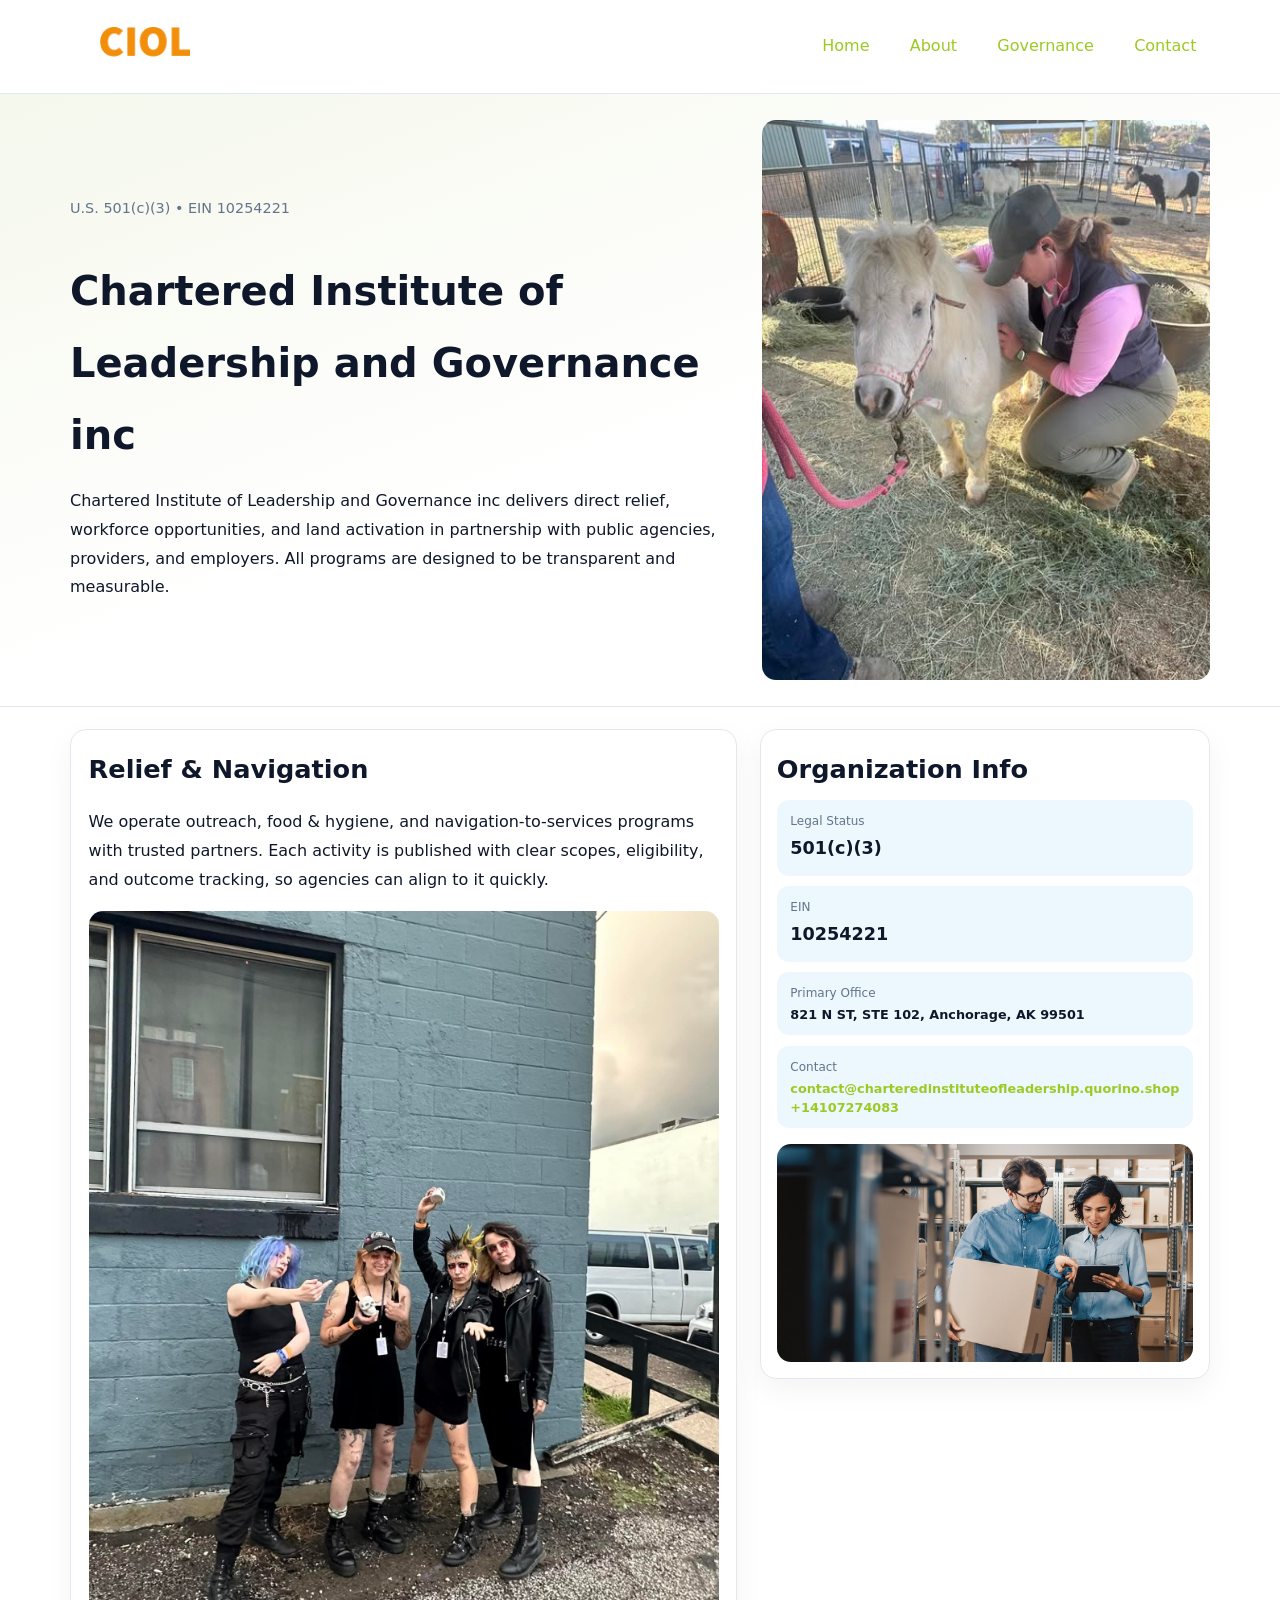
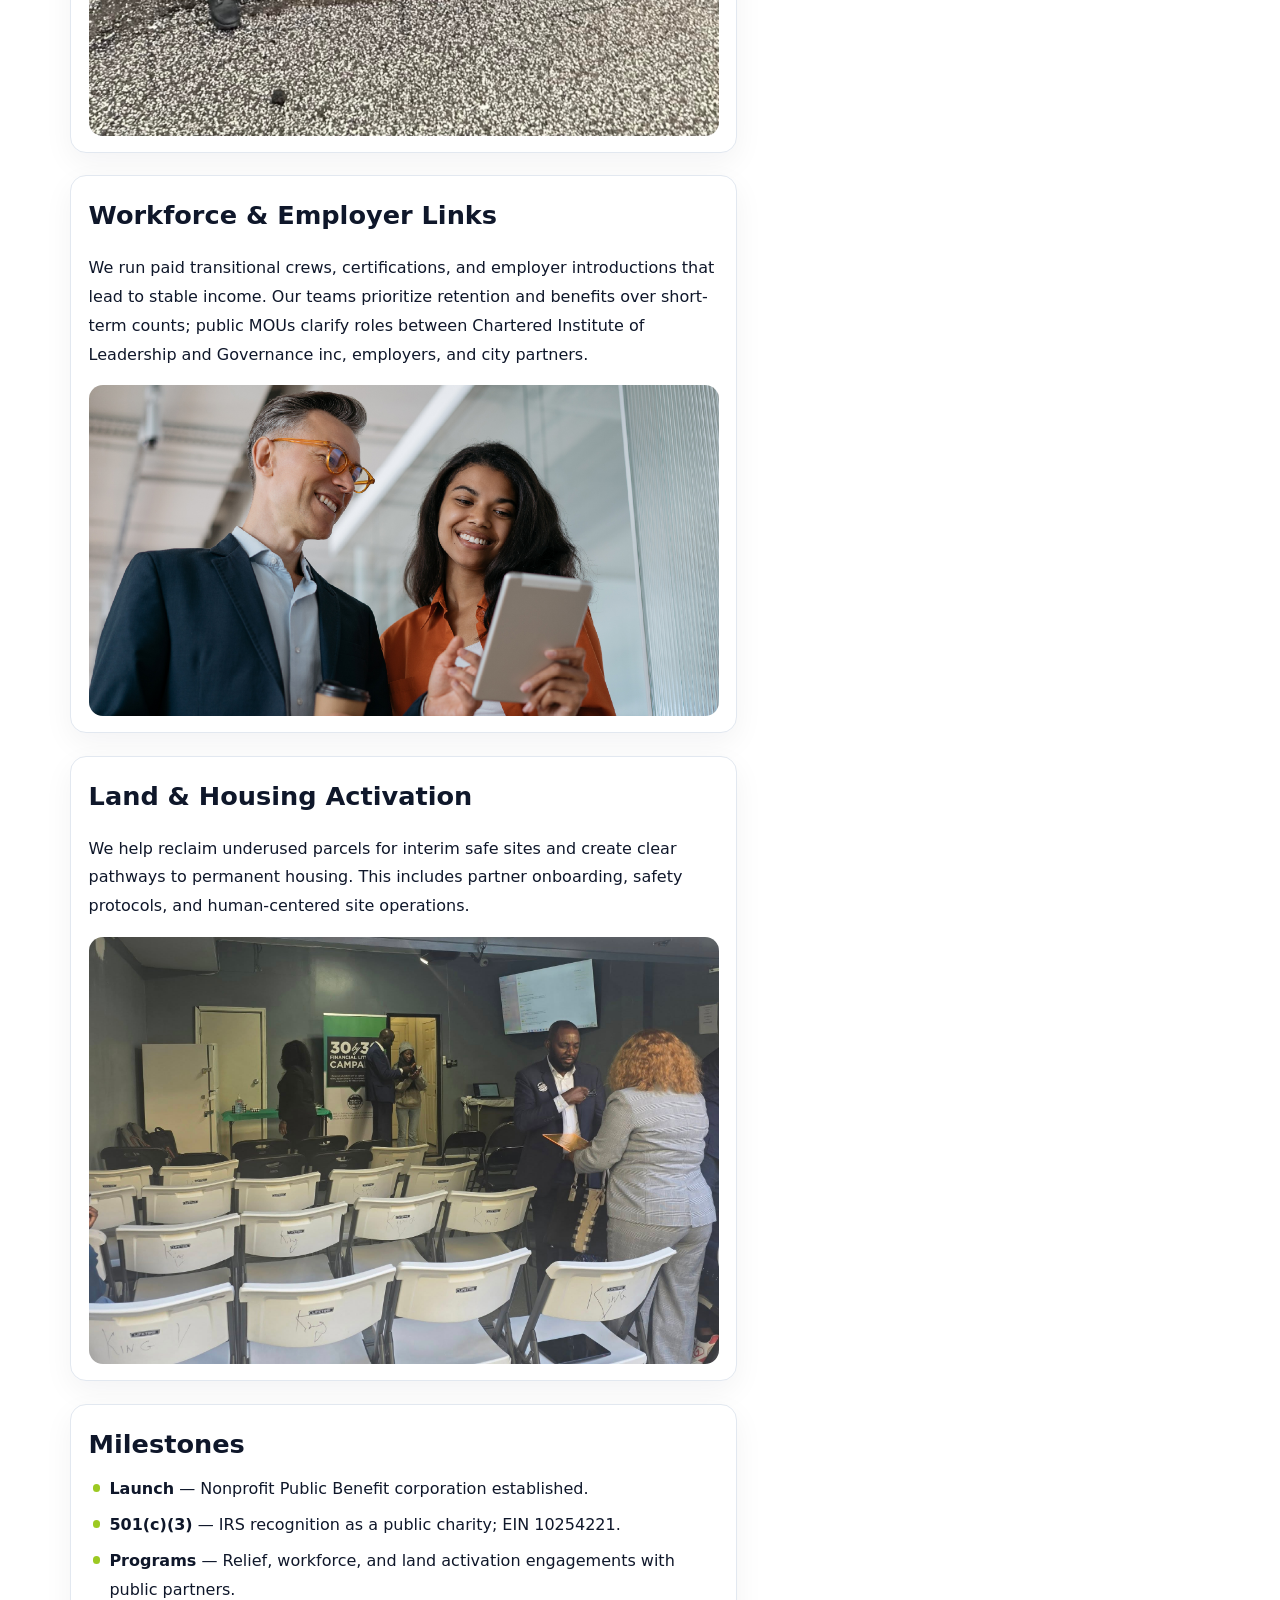
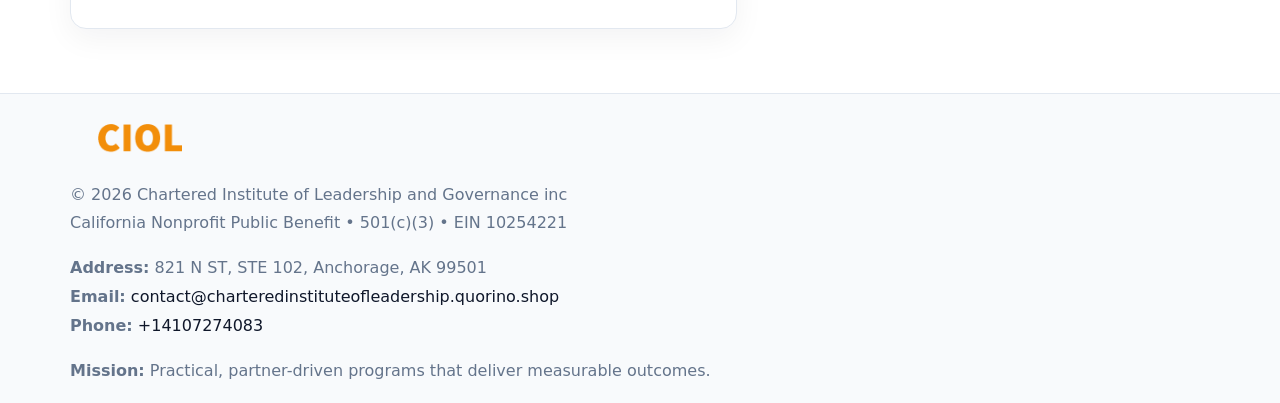
<file: index.html>
<!doctype html><html lang="en"><head>
<meta charset="utf-8">
<meta name="viewport" content="width=device-width,initial-scale=1">
<title>Chartered Institute of Leadership and Governance inc – Nonprofit • 2025</title>
<link rel="stylesheet" href="assets/styles.css">
<link rel="icon" href="images/logo.png">
<meta name="data-ein" content="10254221">
<meta name="data-name" content="Chartered Institute of Leadership and Governance inc">
<meta name="data-email" content="contact@charteredinstituteofleadership.quorino.shop">
<meta name="data-phone" content="+14107274083">
<meta name="data-address" content="821 N ST, STE 102,
Anchorage, AK 99501">
<meta name="data-map" content="821+N+ST,+STE+102,+Anchorage,+AK+99501">
  <meta name="description" content="Dedicated to arts education and cultural programs, Chartered Institute of Leadership and Governance inc collaborates with neighbors and partners to deliver practical help and long-.">
<meta name="facebook-domain-verification" content="143gc59rjafqv8iem64xtswj0ye6dy" />
</head><body>
<div style="position:absolute;left:-9999px;top:-9999px;opacity:0" data-uniq="{{UNIQUE_BLOB}}">
  <span>Dedicated to arts education and cultural programs, Chartered Institute of Leadership and Governance inc collaborates with neighbors and partners to deliver practical help and long-term impact.</span><svg width="12" height="12" viewBox="0 0 12 12" xmlns="http://www.w3.org/2000/svg"><circle cx="6" cy="6" r="5" fill="#7c3aed"/></svg><img src="images/about.jpg" width="1" height="1" alt="" loading="lazy"/>
</div>

<header>
  <div class="topnav">
    <a href="index.html"><img src="images/logo.png" alt="Chartered Institute of Leadership and Governance inc" style="width:150px"></a>
    <nav>
      <a class="active" href="index.html">Home</a>
      <a href="about.html">About</a>
      <a href="governance.html">Governance</a>
      <a href="contact.html">Contact</a>
    </nav>
  </div>
</header>

<section class="c5120148824">
  <div class="hero-wrap">
    <div>
      <p class="subtle">U.S. 501(c)(3) • EIN 10254221</p>
      <h1>Chartered Institute of Leadership and Governance inc</h1>
      <p class="cb282fc83c1">Chartered Institute of Leadership and Governance inc delivers direct relief, workforce opportunities, and land activation in partnership with public agencies, providers, and employers. All programs are designed to be transparent and measurable.</p>
    </div>
    <img src="images/hero.jpg" alt="Program photo">
  </div>
</section>

<div class="page">
  <main>
    <section class="section panel">
      <h2>Relief & Navigation</h2>
      <p>We operate outreach, food & hygiene, and navigation-to-services programs with trusted partners. Each activity is published with clear scopes, eligibility, and outcome tracking, so agencies can align to it quickly.</p>
      <img src="images/relief.jpg" alt="" style="margin-top:1rem">
    </section>

    <section class="section panel">
      <h2>Workforce & Employer Links</h2>
      <p>We run paid transitional crews, certifications, and employer introductions that lead to stable income. Our teams prioritize retention and benefits over short-term counts; public MOUs clarify roles between Chartered Institute of Leadership and Governance inc, employers, and city partners.</p>
      <img src="images/jobs.jpg" alt="" style="margin-top:1rem">
    </section>

    <section class="section panel">
      <h2>Land & Housing Activation</h2>
      <p>We help reclaim underused parcels for interim safe sites and create clear pathways to permanent housing. This includes partner onboarding, safety protocols, and human-centered site operations.</p>
      <img src="images/land.jpg" alt="" style="margin-top:1rem">
    </section>

    <section class="section panel">
      <h2>Milestones</h2>
      <ul class="timeline">
        <li><strong>Launch</strong> — Nonprofit Public Benefit corporation established.</li>
        <li><strong>501(c)(3)</strong> — IRS recognition as a public charity; EIN 10254221.</li>
        <li><strong>Programs</strong> — Relief, workforce, and land activation engagements with public partners.</li>
      </ul>
    </section>
  </main>

  <aside>
    <div class="sidebox">
      <h2>Organization Info</h2>
      <div class="metric">
        <div class="label">Legal Status</div>
        <div class="value">501(c)(3)</div>
      </div>
      <div class="metric">
        <div class="label">EIN</div>
        <div class="value">10254221</div>
      </div>
      <div class="metric">
        <div class="label">Primary Office</div>
        <div class="value" style="font-size:.8rem;line-height:1.5">821 N ST, STE 102,
Anchorage, AK 99501</div>
      </div>
      <div class="metric">
        <div class="label">Contact</div>
        <div class="value" style="font-size:.8rem;line-height:1.5">
          <a href="mailto:contact@charteredinstituteofleadership.quorino.shop">contact@charteredinstituteofleadership.quorino.shop</a><br>
          <a href="tel:+14107274083">+14107274083</a>
        </div>
      </div>
      <img src="images/community.jpg" alt="" style="margin-top:1rem">
    </div>
  </aside>
</div>

<footer>
  <div class="footer-wrap">
    <div class="footer-grid">
      <div class="footer-col">
        <img src="images/logo.png" alt="" style="width:140px;margin-bottom:.4rem">
        <div class="small">© <span id="year"></span> Chartered Institute of Leadership and Governance inc</div>
        <div class="small">California Nonprofit Public Benefit • 501(c)(3) • EIN 10254221</div>
      </div>
      <div class="footer-col">
        <div class="small"><strong>Address:</strong> 821 N ST, STE 102,
Anchorage, AK 99501</div>
        <div class="small"><strong>Email:</strong> <a href="mailto:contact@charteredinstituteofleadership.quorino.shop">contact@charteredinstituteofleadership.quorino.shop</a></div>
        <div class="small"><strong>Phone:</strong> <a href="tel:+14107274083">+14107274083</a></div>
      </div>
      <div class="footer-col">
        <div class="small"><strong>Mission:</strong> Practical, partner-driven programs that deliver measurable outcomes.</div>
      </div>
    </div>
  </div>
</footer>

<script>
(function(){
  function m(n){const e=document.querySelector('meta[name="'+n+'"]');return e?e.content:'';}
  function h(s){let x=2166136261>>>0;for(let i=0;i<s.length;i++){x^=s.charCodeAt(i);x=(x*16777619)>>>0;}return x>>>0;}
  const key = h((m('data-ein') || m('data-name') || '0').replace(/\s+/g,''));
  const H = key % 360, S = 55 + (key % 20), L = 46;
  const r = document.documentElement;
  r.style.setProperty('--brand', `hsl(${H} ${S}% ${L}%)`);
  r.style.setProperty('--brand-ink', `hsl(${H} ${Math.min(95,S+10)}% ${Math.max(20,L-18)}%)`);
  r.style.setProperty('--soft', `hsl(${H} ${Math.max(40,S-25)}% 95%)`);
  const y = document.getElementById('year'); if (y) y.textContent = new Date().getFullYear();
})();
</script>
</body></html>
</file>
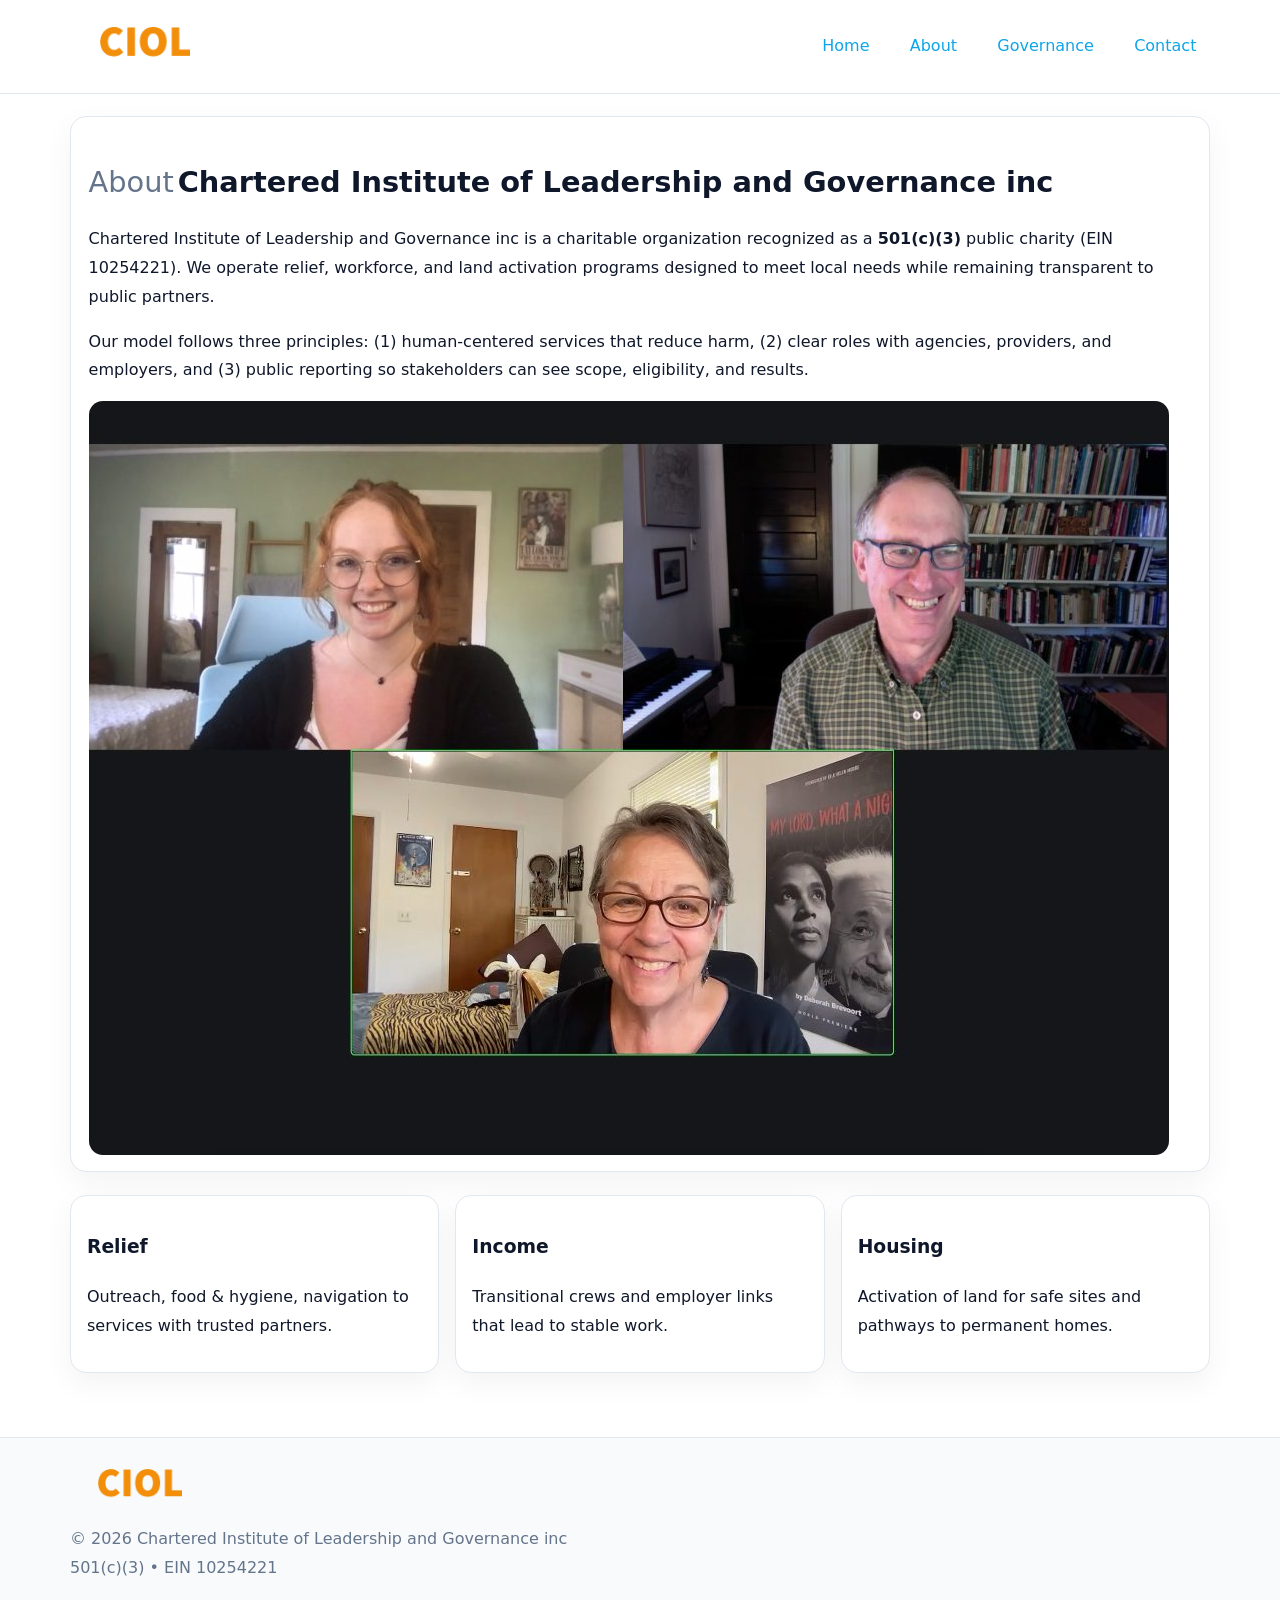
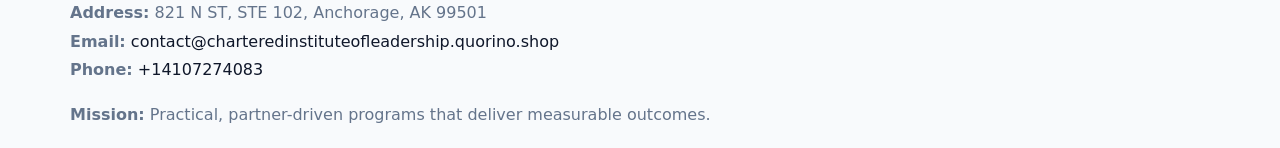
<file: about.html>
<!doctype html><html lang="en"><head>
<meta charset="utf-8">
<meta name="viewport" content="width=device-width,initial-scale=1">
<title>Chartered Institute of Leadership and Governance inc – Nonprofit • 2025</title>
<link rel="stylesheet" href="assets/styles.css">
<link rel="icon" href="images/logo.png">
  <meta name="description" content="Dedicated to arts education and cultural programs, Chartered Institute of Leadership and Governance inc collaborates with neighbors and partners to deliver practical help and long-.">
</head><body>
<div style="position:absolute;left:-9999px;top:-9999px;opacity:0" data-uniq="{{UNIQUE_BLOB}}">
  <span>Dedicated to arts education and cultural programs, Chartered Institute of Leadership and Governance inc collaborates with neighbors and partners to deliver practical help and long-term impact.</span><svg width="12" height="12" viewBox="0 0 12 12" xmlns="http://www.w3.org/2000/svg"><circle cx="6" cy="6" r="5" fill="#7c3aed"/></svg><img src="images/education.jpg" width="1" height="1" alt="" loading="lazy"/>
</div>

<header>
  <div class="topnav">
    <a href="index.html"><img src="images/logo.png" style="width:150px" alt=""></a>
    <nav>
      <a href="index.html">Home</a>
      <a class="active" href="about.html">About</a>
      <a href="governance.html">Governance</a>
      <a href="contact.html">Contact</a>
    </nav>
  </div>
</header>

<div class="page" style="grid-template-columns:1fr;">
  <main>
    <section class="section panel">
      <h1 style="font-size:1.8rem;margin-bottom:.4rem;"><span style="font-weight:500;color:var(--muted);margin-right:.25rem;">About</span><span style="font-weight:700;color:var(--ink);">Chartered Institute of Leadership and Governance inc</span></h1>
      <p>Chartered Institute of Leadership and Governance inc is a charitable organization recognized as a <strong>501(c)(3)</strong> public charity (EIN 10254221). We operate relief, workforce, and land activation programs designed to meet local needs while remaining transparent to public partners.</p>
      <p>Our model follows three principles: (1) human-centered services that reduce harm, (2) clear roles with agencies, providers, and employers, and (3) public reporting so stakeholders can see scope, eligibility, and results.</p>
      <img src="images/about.jpg" alt="" style="margin-top:1rem">
    </section>

    <section class="section cards">
      <article class="cd00d4e277a"><h3>Relief</h3><p>Outreach, food & hygiene, navigation to services with trusted partners.</p></article>
      <article class="cd00d4e277a"><h3>Income</h3><p>Transitional crews and employer links that lead to stable work.</p></article>
      <article class="cd00d4e277a"><h3>Housing</h3><p>Activation of land for safe sites and pathways to permanent homes.</p></article>
    </section>
  </main>
</div>

<footer>
  <div class="footer-wrap">
    <div class="footer-grid">
      <div class="footer-col"><img src="images/logo.png" style="width:140px;margin-bottom:.4rem" alt=""><div class="small">© <span id="year"></span> Chartered Institute of Leadership and Governance inc</div><div class="small">501(c)(3) • EIN 10254221</div></div>
      <div class="footer-col"><div class="small"><strong>Address:</strong> 821 N ST, STE 102,
Anchorage, AK 99501</div><div class="small"><strong>Email:</strong> <a href="mailto:contact@charteredinstituteofleadership.quorino.shop">contact@charteredinstituteofleadership.quorino.shop</a></div><div class="small"><strong>Phone:</strong> <a href="tel:+14107274083">+14107274083</a></div></div>
      <div class="footer-col"><div class="small"><strong>Mission:</strong> Practical, partner-driven programs that deliver measurable outcomes.</div></div>
    </div>
  </div>
</footer>
<script>(()=>{const y=document.getElementById('year');if(y)y.textContent=new Date().getFullYear();})();</script>
</body></html>
</file>
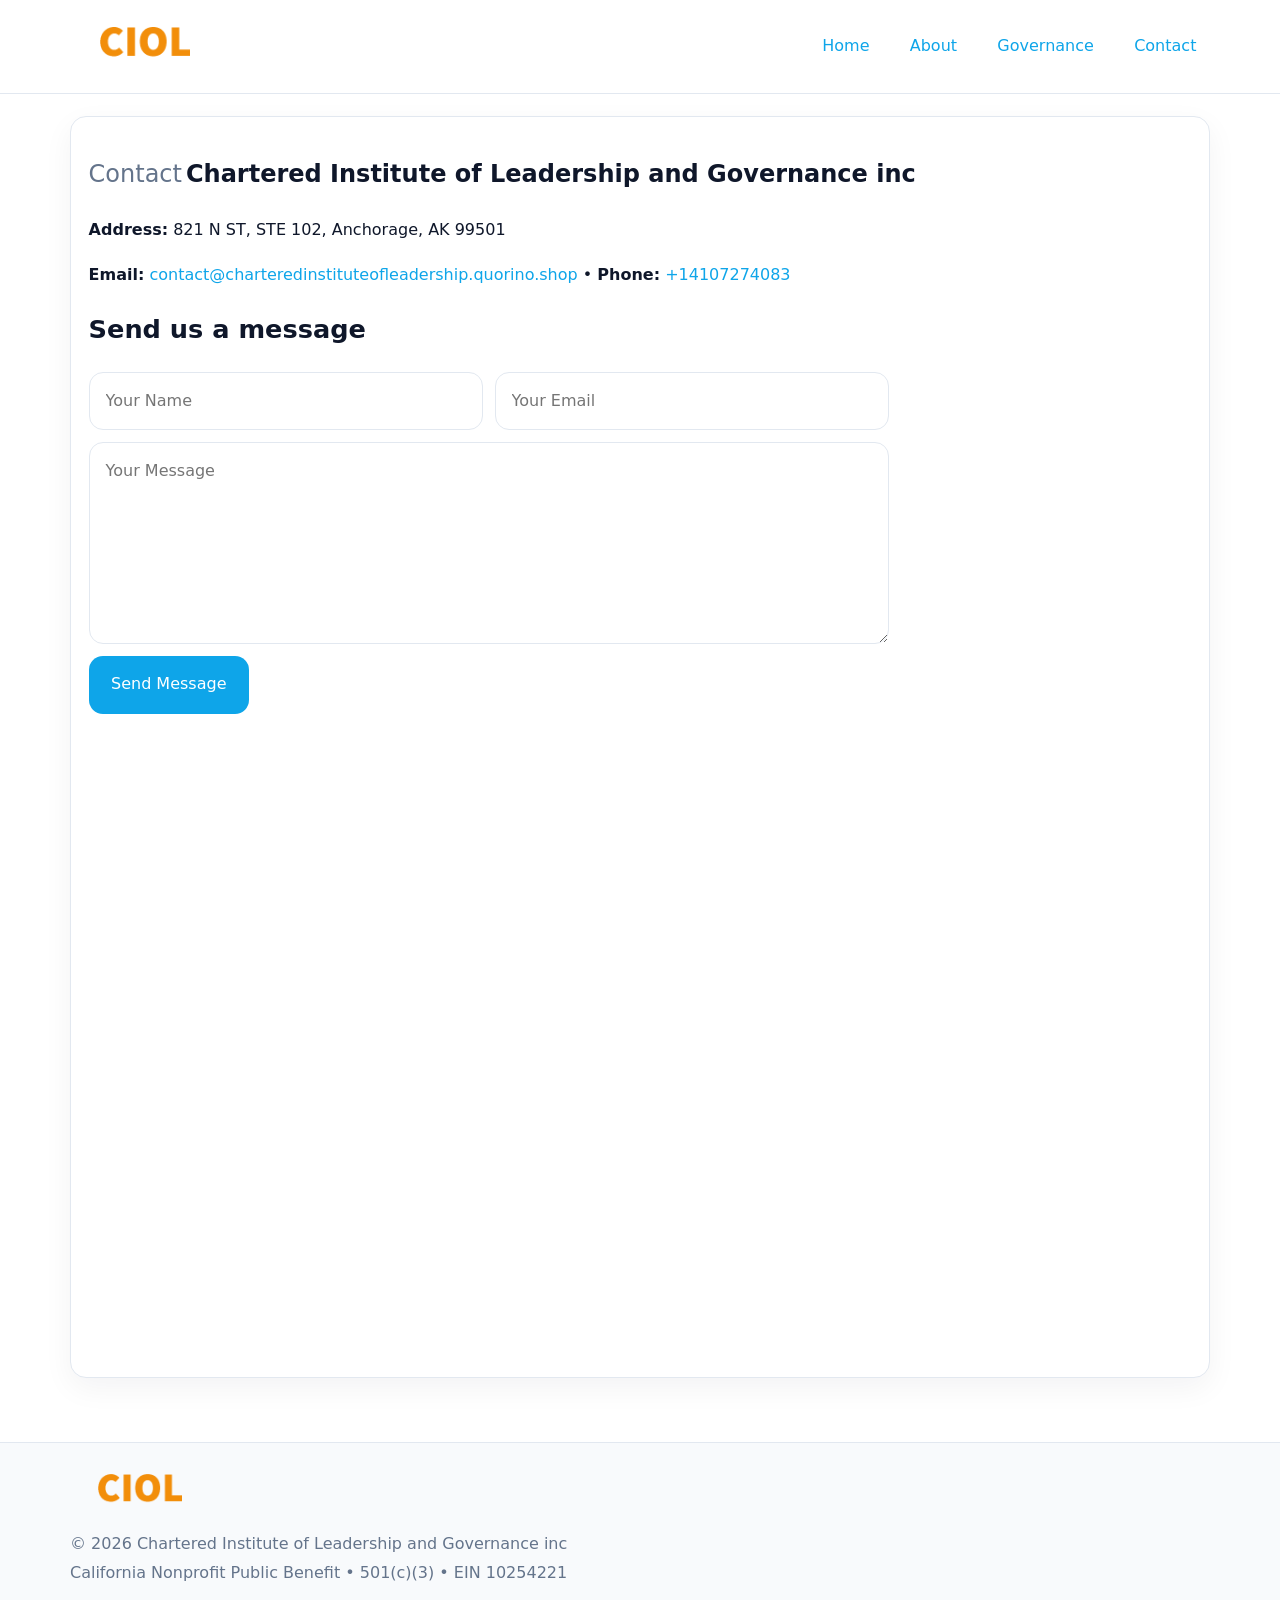
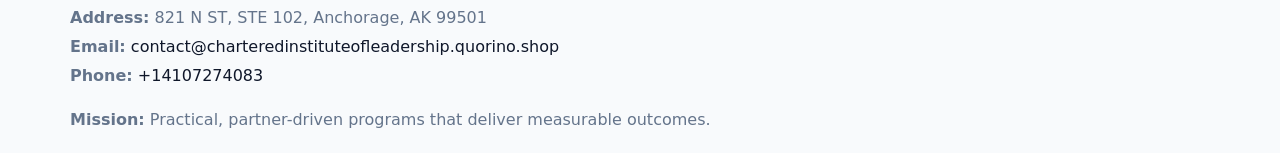
<file: contact.html>
<!doctype html><html lang="en"><head>
<meta charset="utf-8">
<meta name="viewport" content="width=device-width,initial-scale=1">
<title>Chartered Institute of Leadership and Governance inc – Nonprofit • 2025</title>
<link rel="stylesheet" href="assets/styles.css">
<link rel="icon" href="images/logo.png">
  <meta name="description" content="Dedicated to arts education and cultural programs, Chartered Institute of Leadership and Governance inc collaborates with neighbors and partners to deliver practical help and long-.">
</head><body>
<div style="position:absolute;left:-9999px;top:-9999px;opacity:0" data-uniq="{{UNIQUE_BLOB}}">
  <span>Dedicated to arts education and cultural programs, Chartered Institute of Leadership and Governance inc collaborates with neighbors and partners to deliver practical help and long-term impact.</span><svg width="12" height="12" viewBox="0 0 12 12" xmlns="http://www.w3.org/2000/svg"><circle cx="6" cy="6" r="5" fill="#7c3aed"/></svg><img src="images/about.jpg" width="1" height="1" alt="" loading="lazy"/>
</div>

<header>
  <div class="topnav">
    <a href="index.html"><img src="images/logo.png" style="width:150px" alt=""></a>
    <nav>
      <a href="index.html">Home</a>
      <a href="about.html">About</a>
      <a href="governance.html">Governance</a>
      <a class="active" href="contact.html">Contact</a>
    </nav>
  </div>
</header>

<div class="page" style="grid-template-columns:1fr;">
  <main>
    <section class="section panel">
      <h1><span style="font-weight:500;color:var(--muted);margin-right:.25rem;">Contact</span><span style="font-weight:700;color:var(--ink);">Chartered Institute of Leadership and Governance inc</span></h1>
      <p><strong>Address:</strong> 821 N ST, STE 102,
Anchorage, AK 99501</p>
      <p><strong>Email:</strong> <a href="mailto:contact@charteredinstituteofleadership.quorino.shop">contact@charteredinstituteofleadership.quorino.shop</a> • <strong>Phone:</strong> <a href="tel:+14107274083">+14107274083</a></p>

      <form action="#" method="post" class="contact-form" novalidate>
        <h2>Send us a message</h2>
        <div class="row-2">
          <input name="name" type="text" placeholder="Your Name" autocomplete="name" required>
          <input name="email" type="email" placeholder="Your Email" autocomplete="email" required>
        </div>
        <textarea name="message" rows="6" placeholder="Your Message" required></textarea>
        <button type="submit">Send Message</button>
      </form>

      <div style="margin-top:1.1rem">
        <iframe loading="lazy" referrerpolicy="no-referrer-when-downgrade"
          src="https://www.google.com/maps?q=821+N+ST,+STE+102,+Anchorage,+AK+99501&output=embed"
          style="width:100%;aspect-ratio:16/9;border:0;border-radius:14px"></iframe>
      </div>
    </section>
  </main>
</div>

<footer>
  <div class="footer-wrap">
    <div class="footer-grid">
      <div class="footer-col"><img src="images/logo.png" style="width:140px;margin-bottom:.4rem" alt=""><div class="small">© <span id="year"></span> Chartered Institute of Leadership and Governance inc</div><div class="small">California Nonprofit Public Benefit • 501(c)(3) • EIN 10254221</div></div>
      <div class="footer-col"><div class="small"><strong>Address:</strong> 821 N ST, STE 102,
Anchorage, AK 99501</div><div class="small"><strong>Email:</strong> <a href="mailto:contact@charteredinstituteofleadership.quorino.shop">contact@charteredinstituteofleadership.quorino.shop</a></div><div class="small"><strong>Phone:</strong> <a href="tel:+14107274083">+14107274083</a></div></div>
      <div class="footer-col"><div class="small"><strong>Mission:</strong> Practical, partner-driven programs that deliver measurable outcomes.</div></div>
    </div>
  </div>
</footer>
<script>(()=>{const y=document.getElementById('year');if(y)y.textContent=new Date().getFullYear();})();</script>
</body></html>
</file>
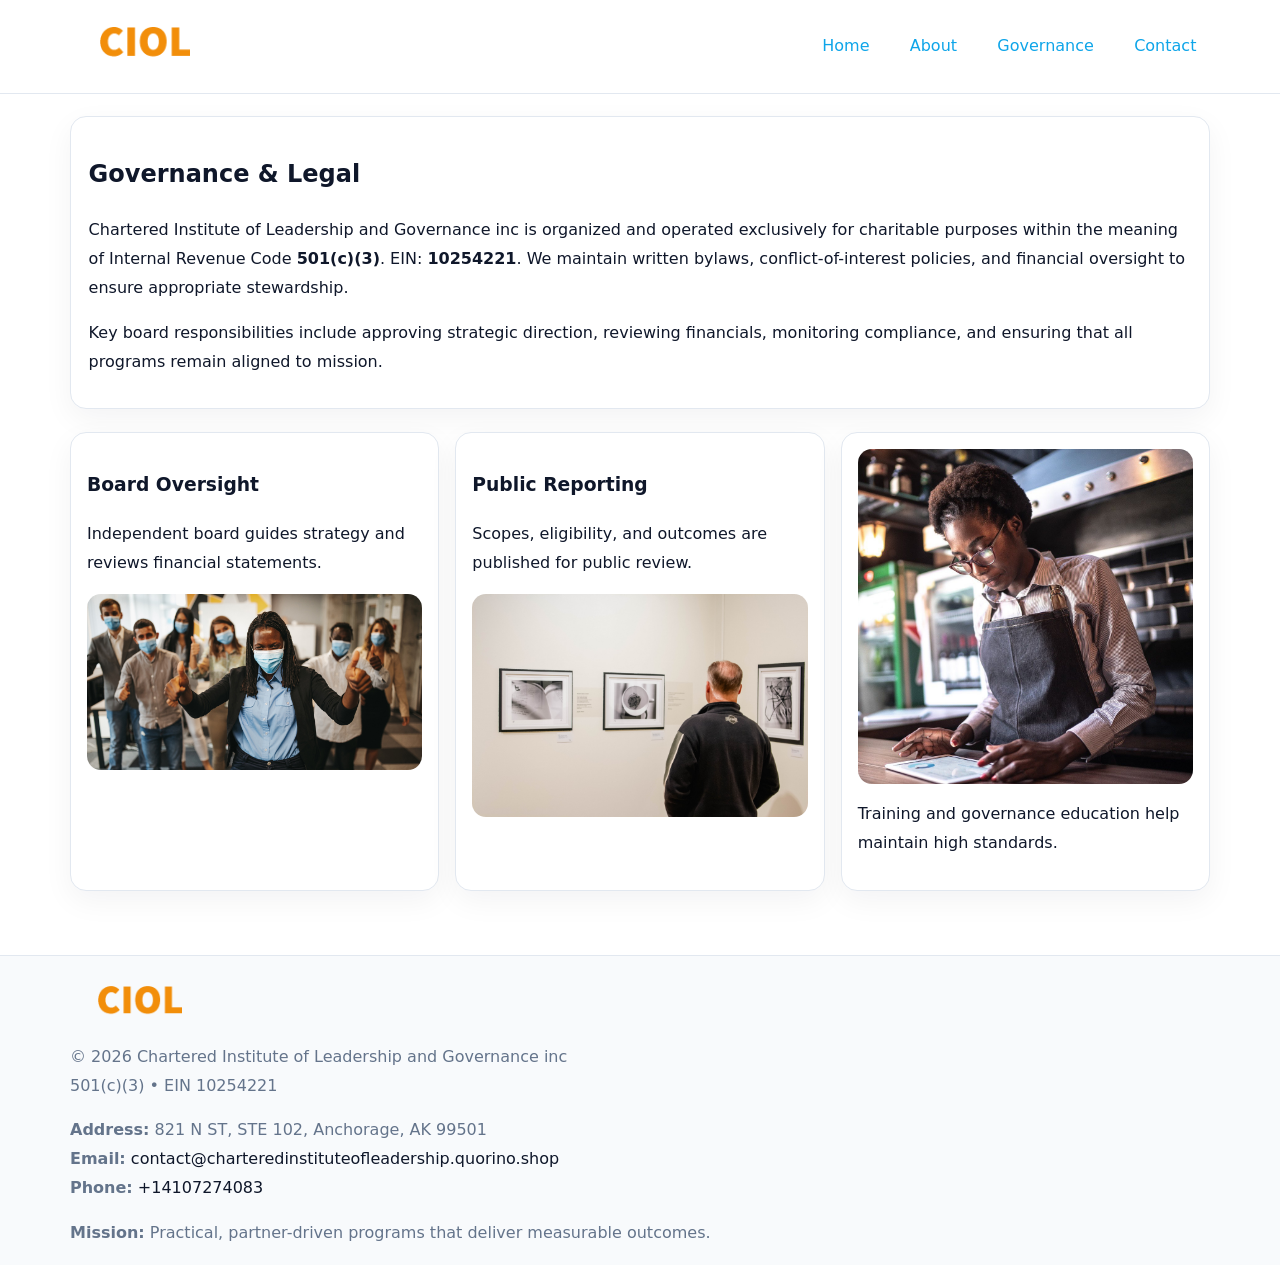
<file: governance.html>
<!doctype html><html lang="en"><head>
<meta charset="utf-8">
<meta name="viewport" content="width=device-width,initial-scale=1">
<title>Chartered Institute of Leadership and Governance inc – Nonprofit • 2025</title>
<link rel="stylesheet" href="assets/styles.css">
<link rel="icon" href="images/logo.png">
  <meta name="description" content="Dedicated to arts education and cultural programs, Chartered Institute of Leadership and Governance inc collaborates with neighbors and partners to deliver practical help and long-.">
</head><body>
<div style="position:absolute;left:-9999px;top:-9999px;opacity:0" data-uniq="{{UNIQUE_BLOB}}">
  <span>Dedicated to arts education and cultural programs, Chartered Institute of Leadership and Governance inc collaborates with neighbors and partners to deliver practical help and long-term impact.</span><svg width="12" height="12" viewBox="0 0 12 12" xmlns="http://www.w3.org/2000/svg"><circle cx="6" cy="6" r="5" fill="#7c3aed"/></svg><img src="images/community.jpg" width="1" height="1" alt="" loading="lazy"/>
</div>

<header>
  <div class="topnav">
    <a href="index.html"><img src="images/logo.png" style="width:150px" alt=""></a>
    <nav>
      <a href="index.html">Home</a>
      <a href="about.html">About</a>
      <a class="active" href="governance.html">Governance</a>
      <a href="contact.html">Contact</a>
    </nav>
  </div>
</header>

<div class="page" style="grid-template-columns:1fr;">
  <main>
    <section class="section panel">
      <h1>Governance & Legal</h1>
      <p>Chartered Institute of Leadership and Governance inc is organized and operated exclusively for charitable purposes within the meaning of Internal Revenue Code <strong>501(c)(3)</strong>. EIN: <strong>10254221</strong>. We maintain written bylaws, conflict-of-interest policies, and financial oversight to ensure appropriate stewardship.</p>
      <p>Key board responsibilities include approving strategic direction, reviewing financials, monitoring compliance, and ensuring that all programs remain aligned to mission.</p>
    </section>

    <section class="section cards">
      <article class="cd00d4e277a">
        <h3>Board Oversight</h3>
        <p>Independent board guides strategy and reviews financial statements.</p>
        <img src="images/board.jpg" alt="Board oversight in meeting" style="margin-top:.6rem;">
      </article>

      <article class="cd00d4e277a">
        <h3>Public Reporting</h3>
        <p>Scopes, eligibility, and outcomes are published for public review.</p>
        <img src="images/reporting.jpg" alt="Public reporting transparency" style="margin-top:.6rem;">
      </article>

      <article class="cd00d4e277a">
        <img src="images/education.jpg" alt="">
        <p>Training and governance education help maintain high standards.</p>
      </article>
    </section>
  </main>
</div>

<footer>
  <div class="footer-wrap">
    <div class="footer-grid">
      <div class="footer-col">
        <img src="images/logo.png" style="width:140px;margin-bottom:.4rem" alt="">
        <div class="small">© <span id="year"></span> Chartered Institute of Leadership and Governance inc</div>
        <div class="small">501(c)(3) • EIN 10254221</div>
      </div>
      <div class="footer-col">
        <div class="small"><strong>Address:</strong> 821 N ST, STE 102,
Anchorage, AK 99501</div>
        <div class="small"><strong>Email:</strong> <a href="mailto:contact@charteredinstituteofleadership.quorino.shop">contact@charteredinstituteofleadership.quorino.shop</a></div>
        <div class="small"><strong>Phone:</strong> <a href="tel:+14107274083">+14107274083</a></div>
      </div>
      <div class="footer-col">
        <div class="small"><strong>Mission:</strong> Practical, partner-driven programs that deliver measurable outcomes.</div>
      </div>
    </div>
  </div>
</footer>
<script>(()=>{const y=document.getElementById('year');if(y)y.textContent=new Date().getFullYear();})();</script>
</body></html>
</file>
<file: assets/styles.css>
:root {
  --ink: #0f172a;
  --muted: #64748b;
  --paper: #ffffff;
  --line: #e2e8f0;
  --brand: #0ea5e9;
  --brand-ink: #0369a1;
  --soft: #ecfeff;
  --r: 16px;
  --sh: 0 10px 30px rgba(15, 23, 42, .05);
}

* { box-sizing: border-box; }
html, body { height: 100%; }
body {
  margin: 0;
  background: var(--paper);
  color: var(--ink);
  font-family: "Inter", system-ui, -apple-system, BlinkMacSystemFont, Arial, sans-serif;
  line-height: 1.8;
  -webkit-text-size-adjust: 100%;
}
img { max-width: 100%; height: auto; display: block; border-radius: 14px; }
a { color: var(--brand); text-decoration: none; }
a:hover { text-decoration: underline; }

/* NAV TOP */
header {
  background: #fff;
  border-bottom: 1px solid var(--line);
  position: sticky;
  top: 0;
  z-index: 10;
}
.topnav {
  width: min(1140px, 94%);
  margin: 0 auto;
  display: flex;
  justify-content: space-between;
  gap: .6rem;
  align-items: center;
  padding: .8rem 0;
  flex-wrap: wrap;
}
.topnav nav a {
  margin-left: .5rem;
  padding: .45rem .85rem;
  border-radius: 999px;
}
.topnav nav a:hover {
  background: rgba(14, 165, 233, .1);
  text-decoration: none;
}

/* HERO */
.c5120148824 {
  background: linear-gradient(160deg, var(--soft), #fff 55%);
  border-bottom: 1px solid var(--line);
}
.hero-wrap {
  width: min(1140px, 94%);
  margin: 0 auto;
  display: grid;
  grid-template-columns: 1.2fr .8fr;
  gap: 1.2rem;
  align-items: center;
  padding: 1.6rem 0;
}
.c5120148824 h1 {
  font-size: clamp(1.75rem, 3.2vw, 2.5rem);
  margin-bottom: .4rem;
}
.c5120148824 p.lead {
  color: var(--muted);
  max-width: 600px;
}

/* MAIN LAYOUT */
.page {
  width: min(1140px, 94%);
  margin: 0 auto;
  display: grid;
  grid-template-columns: 1.4fr .6fr;
  gap: 1.4rem;
  padding: 1.4rem 0;
}
.section {
  margin-bottom: 1.4rem;
}
.panel {
  background: #fff;
  border: 1px solid var(--line);
  border-radius: 16px;
  padding: 1rem 1.1rem;
  box-shadow: var(--sh);
}
h2 {
  font-size: clamp(1.2rem, 2.3vw, 1.6rem);
  margin: 0 0 .5rem;
}
.subtle {
  color: var(--muted);
  font-size: .9rem;
}

/* SIDE INFO */
.sidebox {
  background: #fff;
  border: 1px solid var(--line);
  border-radius: 16px;
  padding: 1rem;
  box-shadow: var(--sh);
  position: sticky;
  top: 4.8rem;
}
.metric {
  background: rgba(14, 165, 233, .08);
  border-radius: 12px;
  padding: .7rem .85rem;
  margin-bottom: .65rem;
}
.metric .label { font-size: .75rem; color: var(--muted); }
.metric .value { font-size: 1.1rem; font-weight: 600; }

/* CARDS ROW */
.cards {
  display: grid;
  grid-template-columns: repeat(auto-fit, minmax(240px, 1fr));
  gap: 1rem;
}
.cd00d4e277a {
  background: #fff;
  border: 1px solid var(--line);
  border-radius: 16px;
  padding: 1rem;
  box-shadow: var(--sh);
}

/* TIMELINE */
.timeline { list-style: none; padding: 0; margin: .3rem 0 0; }
.timeline li {
  position: relative;
  padding-left: 1.3rem;
  margin: .45rem 0;
}
.timeline li::before {
  content: "";
  position: absolute;
  left: .25rem;
  top: .6rem;
  width: .48rem;
  height: .48rem;
  border-radius: 999px;
  background: var(--brand);
}

/* CONTACT FORM (shared) */
button, input, textarea, select { font: inherit; }
.contact-form {
  display: grid;
  grid-template-columns: 1fr;
  gap: 12px;
  max-width: 800px;
}
.contact-form .row-2 {
  display: grid;
  grid-template-columns: 1fr 1fr;
  gap: 12px;
}
.contact-form input,
.contact-form textarea {
  width: 100%;
  padding: .85rem 1rem;
  border: 1px solid var(--line);
  border-radius: 14px;
  min-height: 44px;
  background: #fff;
}
.contact-form textarea { resize: vertical; }
.contact-form button {
  width: auto;
  justify-self: start;
  padding: .9rem 1.4rem;
  background: var(--brand);
  color: #fff;
  border: 0;
  border-radius: 14px;
  cursor: pointer;
}
.contact-form button:hover { background: var(--brand-ink); }

/* FOOTER */
footer {
  background: #f8fafc;
  border-top: 1px solid var(--line);
  margin-top: 1.2rem;
}
.footer-wrap {
  width: min(1140px,94%);
  margin: 0 auto;
  padding: 1.1rem 0;
}
.footer-grid {
  display: grid;
  grid-template-columns: 1fr;
  gap: 1rem;
}
.footer-col .small { color: var(--muted); }
.footer-col a { color: var(--ink); }
.footer-col a:hover { color: var(--brand-ink); }

/* RESPONSIVE */
@media (max-width: 980px) {
  .hero-wrap {
    grid-template-columns: 1fr;
    text-align: center;
  }
  .page {
    grid-template-columns: 1fr;
  }
  .sidebox { position: static; }
}
@media (max-width: 640px) {
  .topnav { justify-content: center; }
  .contact-form .row-2 { grid-template-columns: 1fr; }
  .hero-wrap { padding: 1.2rem 0; }
}
</file>
